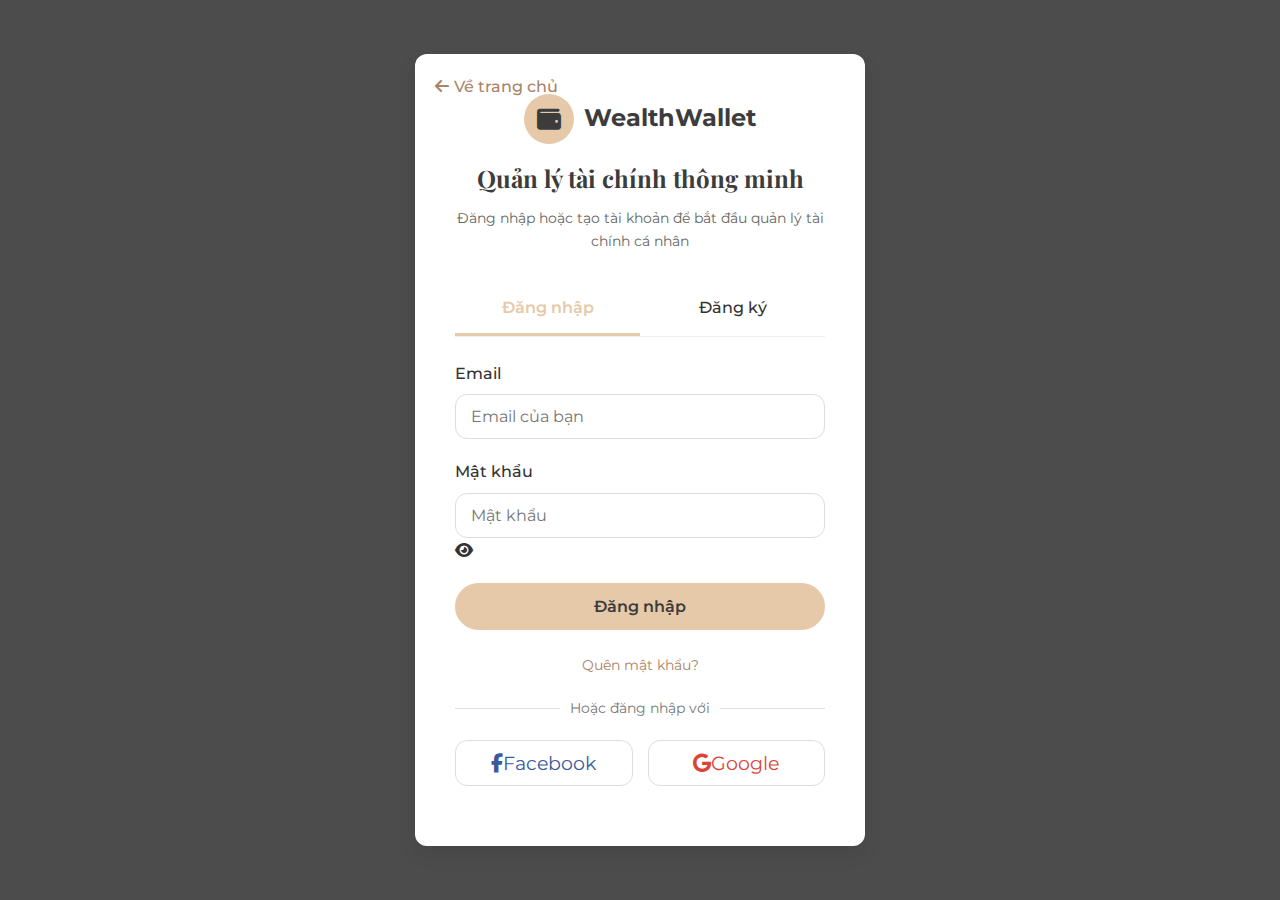
<file: auth.html>
<!DOCTYPE html>
<html lang="vi">
<head>
    <meta charset="UTF-8">
    <meta name="viewport" content="width=device-width, initial-scale=1.0">
    <title>Đăng nhập - Đăng ký | WealthWallet</title>
    <link rel="stylesheet" href="https://cdnjs.cloudflare.com/ajax/libs/font-awesome/6.4.0/css/all.min.css">
    <link rel="stylesheet" href="auth-style.css">
</head>
<body>
    <div class="auth-container">
        <a href="index.html" class="back-home">
            <i class="fas fa-arrow-left"></i> Về trang chủ
        </a>
        
        <div class="auth-header">
            <a href="index.html" class="auth-logo">
                <div class="logo-icon">
                    <i class="fas fa-wallet"></i>
                </div>
                <span style="font-size: 1.5rem; font-weight: 700;">WealthWallet</span>
            </a>
            <h2>Quản lý tài chính thông minh</h2>
            <p>Đăng nhập hoặc tạo tài khoản để bắt đầu quản lý tài chính cá nhân</p>
        </div>
        
        <div class="auth-tabs" data-active-tab="login">
            <div class="auth-tab active" data-tab="login">Đăng nhập</div>
            <div class="auth-tab" data-tab="register">Đăng ký</div>
        </div>
        
        <form class="auth-form active" id="loginForm">
            <div class="form-group">
                <label for="loginEmail">Email</label>
                <input type="email" id="loginEmail" placeholder="Email của bạn" required>
                <div class="error-message"></div>
            </div>
            <div class="form-group">
                <label for="loginPassword">Mật khẩu</label>
                <input type="password" id="loginPassword" placeholder="Mật khẩu" required>
                <div class="error-message"></div>
                <span class="password-toggle" data-target="loginPassword">
                    <i class="fas fa-eye"></i>
                </span>
            </div>
            <button type="submit" class="btn btn-primary">Đăng nhập</button>
            
            <div class="form-footer">
                <a href="#" class="forgot-password">Quên mật khẩu?</a>
            </div>
            
            <div class="divider">
                <span>Hoặc đăng nhập với</span>
            </div>
            
            <div class="social-login">
                <button type="button" class="social-btn facebook" aria-label="Đăng nhập bằng Facebook">
                    <i class="fab fa-facebook-f"></i>
                    <span>Facebook</span>
                </button>
                <button type="button" class="social-btn google" aria-label="Đăng nhập bằng Google">
                    <i class="fab fa-google"></i>
                    <span>Google</span>
                </button>
            </div>
        </form>
        
        <form class="auth-form" id="registerForm">
            <div class="form-group">
                <label for="registerName">Họ và tên</label>
                <input type="text" id="registerName" placeholder="Họ và tên của bạn" required>
                <div class="error-message"></div>
            </div>
            <div class="form-group">
                <label for="registerEmail">Email</label>
                <input type="email" id="registerEmail" placeholder="Email của bạn" required>
                <div class="error-message"></div>
            </div>
            <div class="form-group">
                <label for="registerPassword">Mật khẩu</label>
                <input type="password" id="registerPassword" placeholder="Mật khẩu (tối thiểu 6 ký tự)" required minlength="6">
                <div class="error-message"></div>
                <span class="password-toggle" data-target="registerPassword">
                    <i class="fas fa-eye"></i>
                </span>
            </div>
            <div class="form-group">
                <label for="registerConfirmPassword">Xác nhận mật khẩu</label>
                <input type="password" id="registerConfirmPassword" placeholder="Xác nhận mật khẩu" required>
                <div class="error-message"></div>
                <span class="password-toggle" data-target="registerConfirmPassword">
                    <i class="fas fa-eye"></i>
                </span>
            </div>
            <button type="submit" class="btn btn-primary">Đăng ký</button>
            
            <div class="divider">
                <span>Hoặc đăng ký với</span>
            </div>
            
            <div class="social-login">
                <button type="button" class="social-btn facebook" aria-label="Đăng ký bằng Facebook">
                    <i class="fab fa-facebook-f"></i>
                    <span>Facebook</span>
                </button>
                <button type="button" class="social-btn google" aria-label="Đăng ký bằng Google">
                    <i class="fab fa-google"></i>
                    <span>Google</span>
                </button>
            </div>
        </form>
    </div>
    
    <script src="https://code.jquery.com/jquery-3.6.0.min.js"></script>
    <script src="auth-script.js"></script>
</body>
</html>
</file>
<file: auth-style.css>
@import url('https://fonts.googleapis.com/css2?family=Playfair+Display:wght@400;600;700&family=Montserrat:wght@300;400;500;600;700&display=swap');

* {
    margin: 0;
    padding: 0;
    box-sizing: border-box;
    font-family: 'Montserrat', sans-serif;
}

:root {
    --primary-color: #e6c9a8;
    --secondary-color: #d4a373;
    --accent-color: #a98467;
    --dark-color: #3c3c3c;
    --light-color: #f8f1e9;
    --text-color: #333;
    --text-light: #fff;
    --spacing: 8px;
    --border-radius: 12px;
    --box-shadow: 0 8px 20px rgba(0, 0, 0, 0.08);
    --transition: all 0.3s ease;
}

body {
    color: var(--text-color);
    line-height: 1.6;
    background-color: var(--light-color);
    min-height: 100vh;
    display: flex;
    align-items: center;
    justify-content: center;
    padding: 20px;
    background: linear-gradient(rgba(0, 0, 0, 0.7), rgba(0, 0, 0, 0.7)), url('https://images.unsplash.com/photo-1496747611176-843222e1e57c?ixlib=rb-4.0.3&ixid=M3wxMjA3fDB8MHxwaG90by1wYWdlfHx8fGVufDB8fHx8fA%3D%3D&auto=format&fit=crop&w=1773&q=80');
    background-size: cover;
    background-position: center;
}

.auth-container {
    background: white;
    border-radius: var(--border-radius);
    width: 100%;
    max-width: 450px;
    padding: 40px;
    box-shadow: var(--box-shadow);
    position: relative;
}

.back-home {
    position: absolute;
    top: 20px;
    left: 20px;
    color: var(--accent-color);
    text-decoration: none;
    display: flex;
    align-items: center;
    gap: 5px;
    font-weight: 500;
    transition: var(--transition);
}

.back-home:hover {
    color: var(--primary-color);
}

.auth-header {
    text-align: center;
    margin-bottom: 30px;
}

.auth-logo {
    display: flex;
    align-items: center;
    justify-content: center;
    gap: 10px;
    margin-bottom: 15px;
    color: var(--dark-color);
    text-decoration: none;
}

.logo-icon {
    background: var(--primary-color);
    color: var(--dark-color);
    width: 50px;
    height: 50px;
    border-radius: 50%;
    display: flex;
    align-items: center;
    justify-content: center;
    font-size: 1.5rem;
}

.auth-header h2 {
    font-family: 'Playfair Display', serif;
    font-weight: 700;
    color: var(--dark-color);
    margin-bottom: 10px;
}

.auth-header p {
    color: #666;
    font-size: 0.9rem;
}

.auth-tabs {
    display: flex;
    margin-bottom: 24px;
    border-bottom: 1px solid #eee;
}

.auth-tab {
    flex: 1;
    text-align: center;
    padding: 12px;
    cursor: pointer;
    transition: var(--transition);
    border-bottom: 3px solid transparent;
    font-weight: 500;
}

.auth-tab.active {
    border-bottom: 3px solid var(--primary-color);
    color: var(--primary-color);
    font-weight: 600;
}

.auth-form {
    display: none;
}

.auth-form.active {
    display: block;
}

.form-group {
    margin-bottom: 20px;
}

.form-group label {
    display: block;
    margin-bottom: 8px;
    font-weight: 500;
}

.form-group input {
    width: 100%;
    padding: 12px 15px;
    border: 1px solid #ddd;
    border-radius: var(--border-radius);
    font-size: 1rem;
    transition: var(--transition);
}

.form-group input:focus {
    border-color: var(--primary-color);
    outline: none;
    box-shadow: 0 0 0 2px rgba(230, 201, 168, 0.3);
}

.btn {
    padding: 12px 20px;
    border-radius: 50px;
    font-weight: 600;
    cursor: pointer;
    transition: var(--transition);
    display: inline-flex;
    align-items: center;
    justify-content: center;
    gap: 10px;
    text-decoration: none;
    border: none;
    width: 100%;
    font-size: 1rem;
}

.btn-primary {
    background: var(--primary-color);
    color: var(--dark-color);
    border: 2px solid var(--primary-color);
}

.btn-primary:hover {
    background: transparent;
    color: var(--dark-color);
    transform: translateY(-3px);
    box-shadow: 0 10px 20px rgba(0, 0, 0, 0.1);
}

.form-footer {
    text-align: center;
    margin-top: 24px;
    font-size: 0.9rem;
}

.form-footer a {
    color: var(--accent-color);
    text-decoration: none;
    transition: var(--transition);
}

.form-footer a:hover {
    text-decoration: underline;
}

.divider {
    display: flex;
    align-items: center;
    margin: 20px 0;
}

.divider::before, .divider::after {
    content: '';
    flex: 1;
    border-bottom: 1px solid #ddd;
}

.divider span {
    padding: 0 10px;
    color: #777;
    font-size: 0.9rem;
}

.social-login {
    display: flex;
    gap: 15px;
    margin-bottom: 20px;
}

.social-btn {
    flex: 1;
    padding: 10px;
    border-radius: var(--border-radius);
    border: 1px solid #ddd;
    background: white;
    cursor: pointer;
    transition: var(--transition);
    display: flex;
    align-items: center;
    justify-content: center;
    font-size: 1.2rem;
}

.social-btn.facebook {
    color: #3b5998;
}

.social-btn.google {
    color: #DB4437;
}

.social-btn:hover {
    transform: translateY(-3px);
    box-shadow: 0 5px 15px rgba(0, 0, 0, 0.1);
}

@media (max-width: 480px) {
    .auth-container {
        padding: 30px 20px;
    }
    
    .social-login {
        flex-direction: column;
    }
}
</file>
